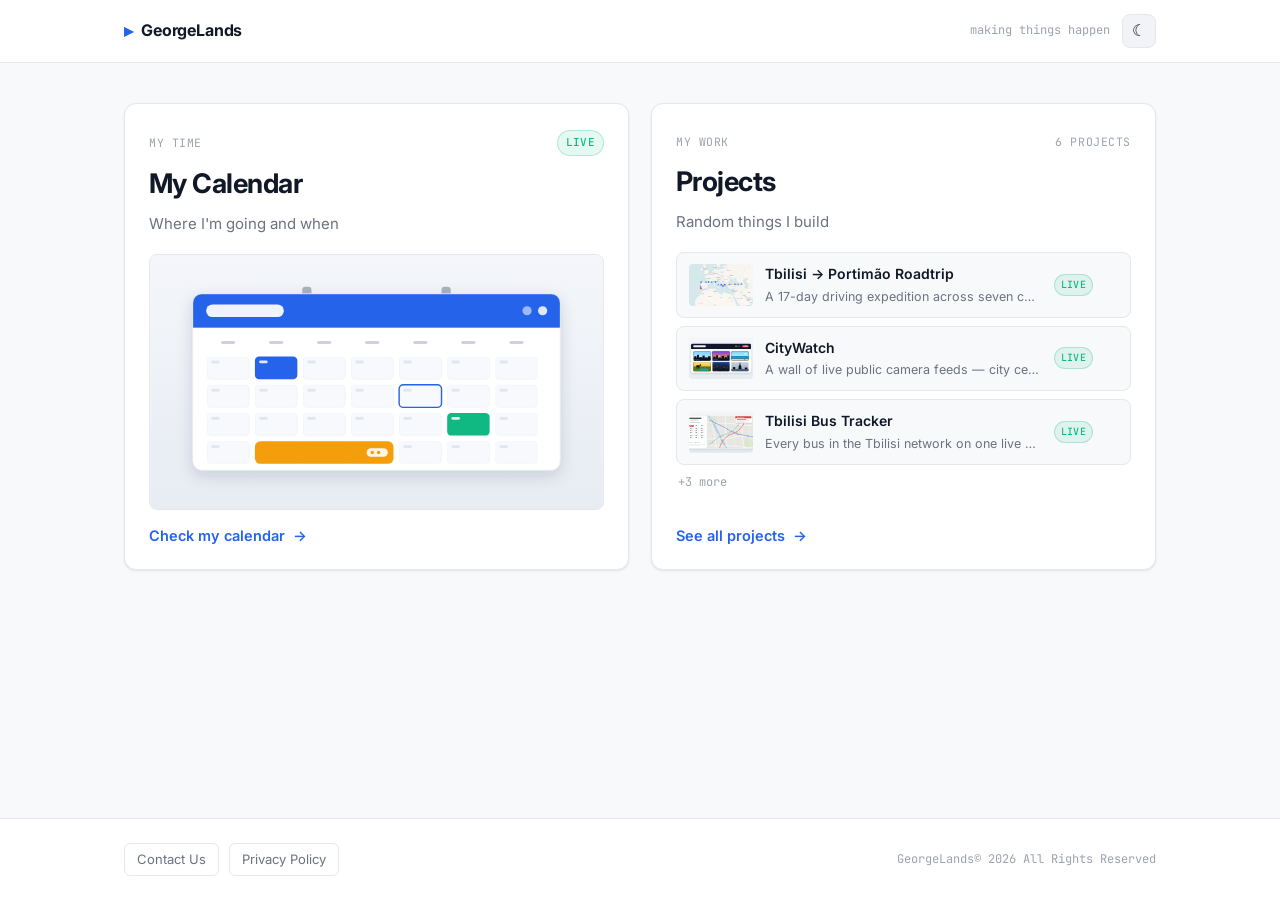
<file: site/index.html>
<!DOCTYPE html>
<html lang="en">
<head>
<meta charset="UTF-8" />
<meta name="viewport" content="width=device-width, initial-scale=1.0" />
<title>George — my calendar &amp; my projects</title>

<!-- Social link previews -->
<meta property="og:type" content="website" />
<meta property="og:title" content="George — my calendar &amp; my projects" />
<meta property="og:description" content="My calendar and my projects" />

<!-- Inline SVG favicon: the ▸ mark in the accent blue (no extra asset) -->
<link rel="icon" href="data:image/svg+xml,%3Csvg xmlns='http://www.w3.org/2000/svg' viewBox='0 0 100 100'%3E%3Ctext y='.9em' font-size='86' fill='%232563eb'%3E%E2%96%B8%3C/text%3E%3C/svg%3E" />

<link rel="preconnect" href="https://fonts.googleapis.com">
<link rel="preconnect" href="https://fonts.gstatic.com" crossorigin>
<link href="https://fonts.googleapis.com/css2?family=Inter:wght@400;500;600;700&family=JetBrains+Mono:wght@400;500&display=swap" rel="stylesheet">
<link rel="stylesheet" href="styles.css" />

<!-- Installable-app metadata. The manifest is what Chrome reads to offer
     "Install app", and what Bubblewrap reads to generate the Android wrapper. -->
<link rel="manifest" href="/manifest.webmanifest" />
<meta name="theme-color" content="#2563eb" />

<!-- Apply the saved theme before first paint to avoid a flash (light is the default) -->
<script>(function(){try{if(localStorage.getItem("theme")==="dark")document.documentElement.setAttribute("data-theme","dark");}catch(e){}})();</script>
</head>
<body>

<nav class="navbar">
  <div class="nav-inner">
    <a href="/" class="logo">
      <span class="logo-mark">▸</span>
      <span class="logo-text">GeorgeLands</span>
    </a>
    <div class="nav-right">
      <div class="nav-meta">making things happen</div>
      <button class="nav-btn theme-toggle" id="theme-toggle" type="button" title="Switch to dark mode" aria-label="Switch to dark mode">☾</button>
    </div>
  </div>
</nav>


<!-- The page's heading. The design has no visible title — the two panels carry
     it — but the document still needs an h1 for heading navigation. -->
<h1 class="visually-hidden">George — my calendar and my projects</h1>

<!-- The two doors. Copy here is the pre-JS fallback; landing.js re-syncs it to
     the registry in projects.js and fills in the host-derived calendar link. -->
<main class="split">

  <a class="split-side" id="side-calendar" aria-label="Open My Calendar">
    <div class="side-top">
      <span class="side-kicker">my time</span>
      <span class="badge badge-live" id="calendar-status">live</span>
    </div>
    <h2 class="side-title" id="calendar-title">My Calendar</h2>
    <p class="side-blurb" id="calendar-blurb">Where I'm going and when</p>
    <div class="side-preview">
      <img class="side-shot" id="calendar-shot" src="assets/availability.svg" alt="" loading="lazy" onerror="this.remove()">
    </div>
    <span class="side-cta">Check my calendar <span class="side-arrow" aria-hidden="true">→</span></span>
  </a>

  <!-- Not a link itself: each preview row below is its own link straight to the
       project, so a visitor can open one without the /projects.html detour. The
       CTA at the bottom is the link to the full grid. -->
  <section class="split-side split-side-plain" aria-labelledby="projects-heading">
    <div class="side-top">
      <span class="side-kicker">my work</span>
      <span class="side-count" id="project-count"></span>
    </div>
    <h2 class="side-title" id="projects-heading">Projects</h2>
    <p class="side-blurb">Random things I build</p>
    <div class="side-preview">
      <ul class="side-list" id="project-list"><!-- rows injected by landing.js --></ul>
    </div>
    <a class="side-cta" href="/projects.html">See all projects <span class="side-arrow" aria-hidden="true">→</span></a>
  </section>

</main>

<footer class="site-footer">
  <div class="footer-inner">
    <nav class="footer-links">
      <a href="/contact.html" class="footer-link">Contact Us</a>
      <a href="/privacy.html" class="footer-link">Privacy Policy</a>
    </nav>
    <span class="footer-meta">GeorgeLands&copy; 2026 All Rights Reserved</span>
  </div>
</footer>

<script src="projects.js"></script>
<script src="landing.js"></script>
<script src="theme.js"></script>
<script src="pwa.js"></script>
</body>
</html>
</file>
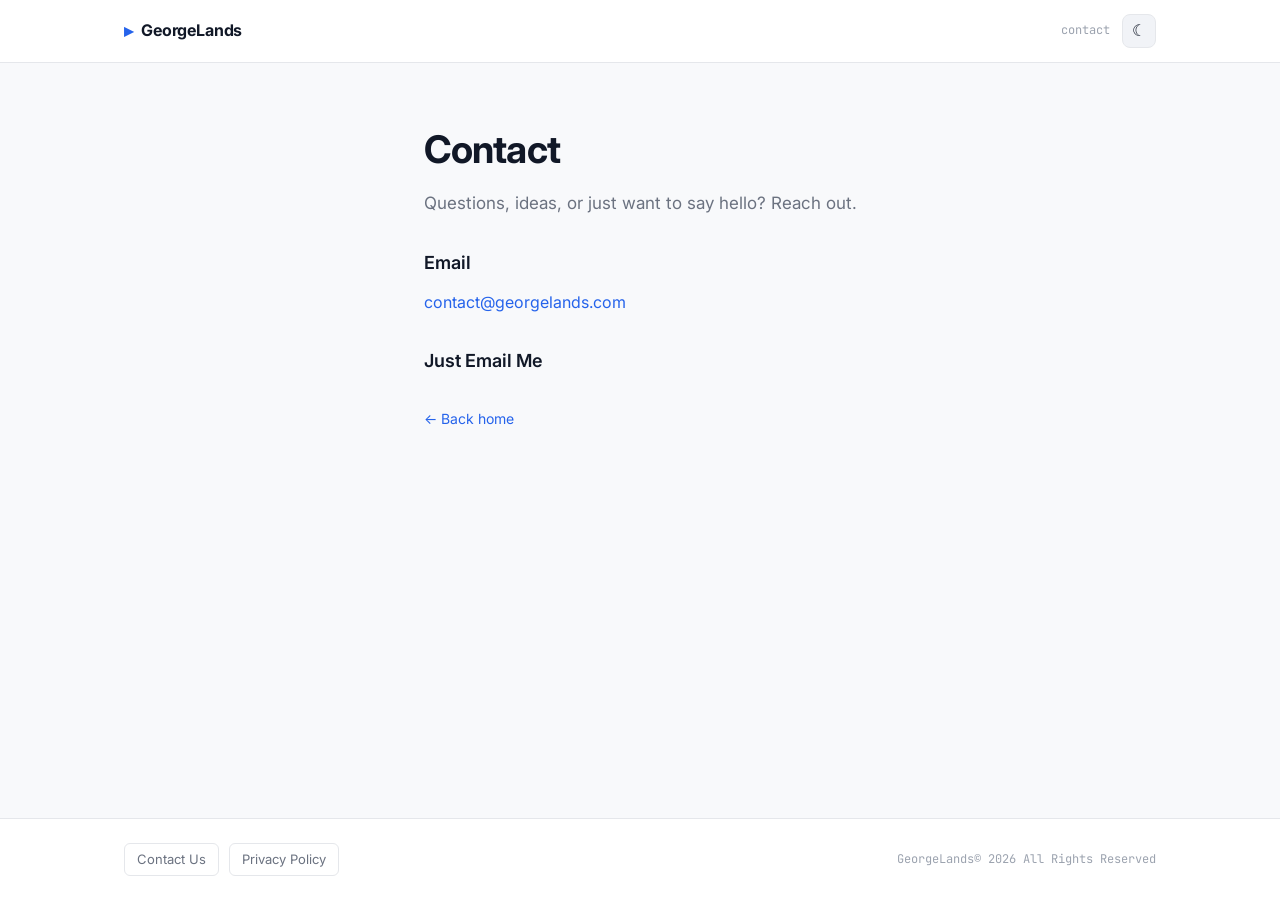
<file: site/contact.html>
<!DOCTYPE html>
<html lang="en">
<head>
<meta charset="UTF-8" />
<meta name="viewport" content="width=device-width, initial-scale=1.0" />
<title>Contact · GeorgeLands</title>
<meta name="description" content="Get in touch with GeorgeLands." />
<link rel="icon" href="data:image/svg+xml,%3Csvg xmlns='http://www.w3.org/2000/svg' viewBox='0 0 100 100'%3E%3Ctext y='.9em' font-size='86' fill='%232563eb'%3E%E2%96%B8%3C/text%3E%3C/svg%3E" />
<link rel="preconnect" href="https://fonts.googleapis.com">
<link rel="preconnect" href="https://fonts.gstatic.com" crossorigin>
<link href="https://fonts.googleapis.com/css2?family=Inter:wght@400;500;600;700&family=JetBrains+Mono:wght@400;500&display=swap" rel="stylesheet">
<link rel="stylesheet" href="styles.css" />

<!-- Installable-app metadata. The manifest is what Chrome reads to offer
     "Install app", and what Bubblewrap reads to generate the Android wrapper. -->
<link rel="manifest" href="/manifest.webmanifest" />
<meta name="theme-color" content="#2563eb" />

<!-- Apply the saved theme before first paint to avoid a flash (light is the default) -->
<script>(function(){try{if(localStorage.getItem("theme")==="dark")document.documentElement.setAttribute("data-theme","dark");}catch(e){}})();</script>
</head>
<body>

<nav class="navbar">
  <div class="nav-inner">
    <a href="/" class="logo">
      <span class="logo-mark">▸</span>
      <span class="logo-text">GeorgeLands</span>
    </a>
    <div class="nav-right">
      <div class="nav-meta">Contact</div>
      <button class="nav-btn theme-toggle" id="theme-toggle" type="button" title="Switch to dark mode" aria-label="Switch to dark mode">☾</button>
    </div>
  </div>
</nav>

<main class="page">
  <h1>Contact</h1>
  <p class="lead">Questions, ideas, or just want to say hello? Reach out.</p>

  <h2>Email</h2>
  <p><a href="mailto:contact@georgelands.com">contact@georgelands.com</a></p>

  <h2>Just Email Me</h2>
  <!-- <p><a href="https://github.com/gKhazaradze" target="_blank" rel="noopener">github.com/gKhazaradze</a></p> -->

  <p class="muted" style="margin-top:32px"><a href="/">← Back home</a></p>
</main>

<footer class="site-footer">
  <div class="footer-inner">
    <nav class="footer-links">
      <a href="/contact.html" class="footer-link">Contact Us</a>
      <a href="/privacy.html" class="footer-link">Privacy Policy</a>
    </nav>
    <span class="footer-meta">GeorgeLands&copy; 2026 All Rights Reserved</span>
  </div>
</footer>

<script src="theme.js"></script>
<script src="pwa.js"></script>
</body>
</html>
</file>
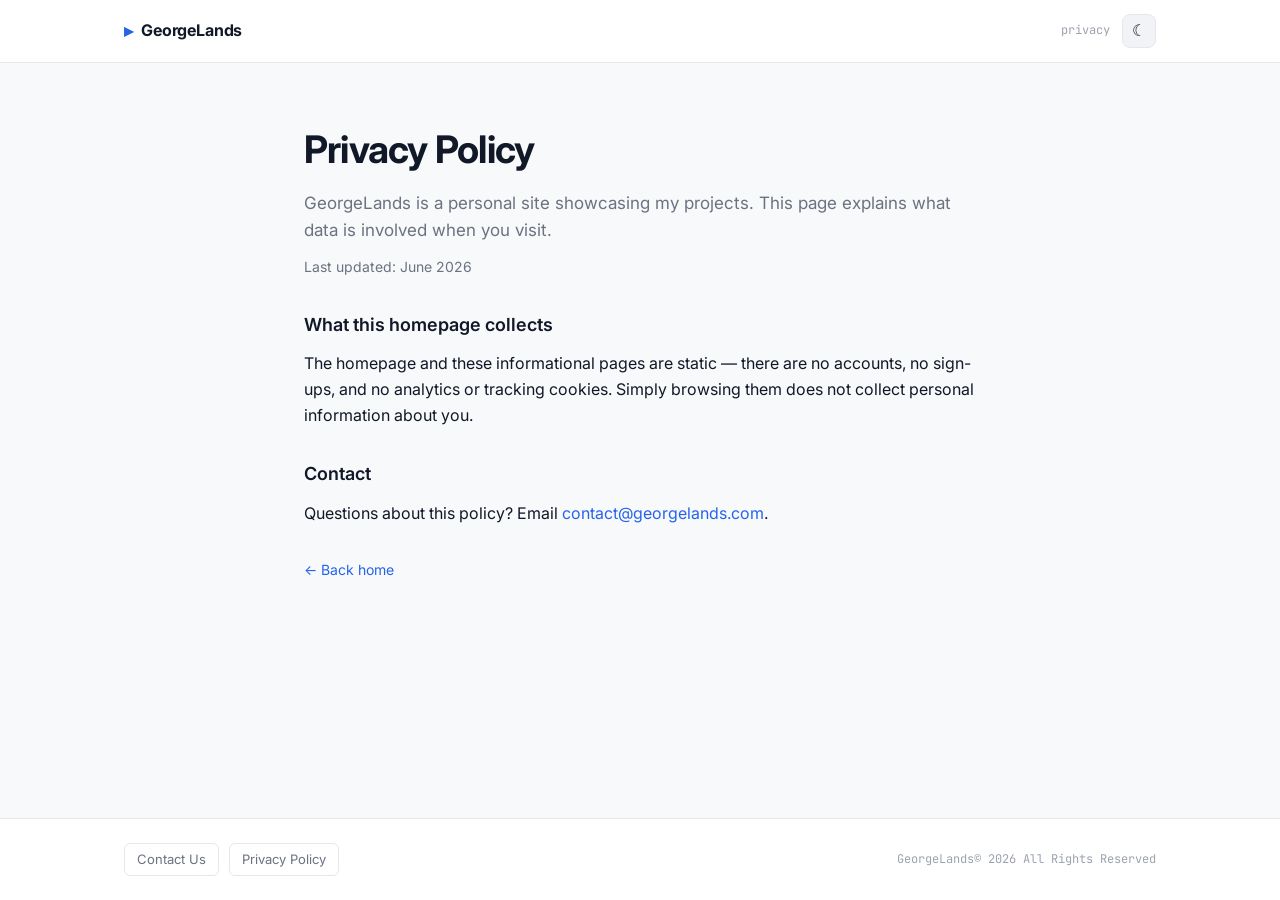
<file: site/privacy.html>
<!DOCTYPE html>
<html lang="en">
<head>
<meta charset="UTF-8" />
<meta name="viewport" content="width=device-width, initial-scale=1.0" />
<title>Privacy Policy · GeorgeLands</title>
<meta name="description" content="How GeorgeLands handles your data." />
<link rel="icon" href="data:image/svg+xml,%3Csvg xmlns='http://www.w3.org/2000/svg' viewBox='0 0 100 100'%3E%3Ctext y='.9em' font-size='86' fill='%232563eb'%3E%E2%96%B8%3C/text%3E%3C/svg%3E" />
<link rel="preconnect" href="https://fonts.googleapis.com">
<link rel="preconnect" href="https://fonts.gstatic.com" crossorigin>
<link href="https://fonts.googleapis.com/css2?family=Inter:wght@400;500;600;700&family=JetBrains+Mono:wght@400;500&display=swap" rel="stylesheet">
<link rel="stylesheet" href="styles.css" />

<!-- Installable-app metadata. The manifest is what Chrome reads to offer
     "Install app", and what Bubblewrap reads to generate the Android wrapper. -->
<link rel="manifest" href="/manifest.webmanifest" />
<meta name="theme-color" content="#2563eb" />

<!-- Apply the saved theme before first paint to avoid a flash (light is the default) -->
<script>(function(){try{if(localStorage.getItem("theme")==="dark")document.documentElement.setAttribute("data-theme","dark");}catch(e){}})();</script>
</head>
<body>

<nav class="navbar">
  <div class="nav-inner">
    <a href="/" class="logo">
      <span class="logo-mark">▸</span>
      <span class="logo-text">GeorgeLands</span>
    </a>
    <div class="nav-right">
      <div class="nav-meta">Privacy</div>
      <button class="nav-btn theme-toggle" id="theme-toggle" type="button" title="Switch to dark mode" aria-label="Switch to dark mode">☾</button>
    </div>
  </div>
</nav>

<main class="page">
  <h1>Privacy Policy</h1>
  <p class="lead">GeorgeLands is a personal site showcasing my projects. This page explains what data is involved when you visit.</p>
  <p class="muted">Last updated: June 2026</p>

  <h2>What this homepage collects</h2>
  <p>The homepage and these informational pages are static — there are no accounts,
     no sign-ups, and no analytics or tracking cookies. Simply browsing them does
     not collect personal information about you.</p>

  <h2>Contact</h2>
  <p>Questions about this policy? Email <a href="mailto:contact@georgelands.com">contact@georgelands.com</a>.</p>

  <p class="muted" style="margin-top:32px"><a href="/">← Back home</a></p>
</main>

<footer class="site-footer">
  <div class="footer-inner">
    <nav class="footer-links">
      <a href="/contact.html" class="footer-link">Contact Us</a>
      <a href="/privacy.html" class="footer-link">Privacy Policy</a>
    </nav>
    <span class="footer-meta">GeorgeLands&copy; 2026 All Rights Reserved</span>
  </div>
</footer>

<script src="theme.js"></script>
<script src="pwa.js"></script>
</body>
</html>
</file>
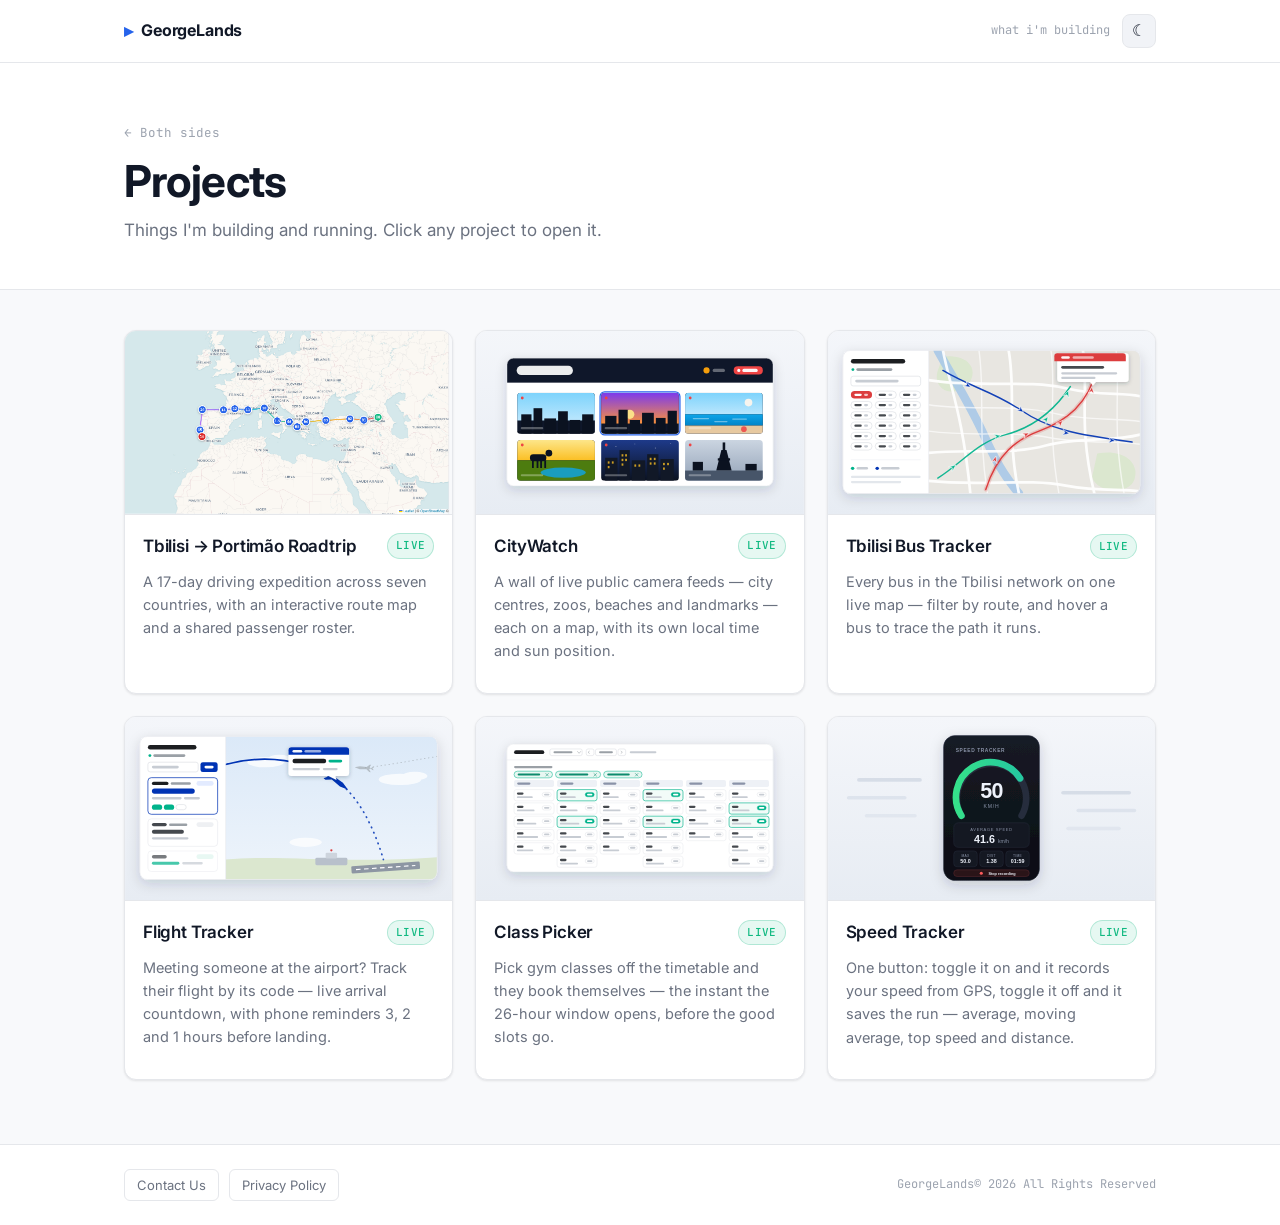
<file: site/projects.html>
<!DOCTYPE html>
<html lang="en">
<head>
<meta charset="UTF-8" />
<meta name="viewport" content="width=device-width, initial-scale=1.0" />
<title>Projects · GeorgeLands</title>
<meta name="description" content="Projects I'm building and running — click any one to open it." />

<!-- Social link previews -->
<meta property="og:type" content="website" />
<meta property="og:title" content="Projects · GeorgeLands" />
<meta property="og:description" content="Projects I'm building and running." />

<!-- Inline SVG favicon: the ▸ mark in the accent blue (no extra asset) -->
<link rel="icon" href="data:image/svg+xml,%3Csvg xmlns='http://www.w3.org/2000/svg' viewBox='0 0 100 100'%3E%3Ctext y='.9em' font-size='86' fill='%232563eb'%3E%E2%96%B8%3C/text%3E%3C/svg%3E" />

<link rel="preconnect" href="https://fonts.googleapis.com">
<link rel="preconnect" href="https://fonts.gstatic.com" crossorigin>
<link href="https://fonts.googleapis.com/css2?family=Inter:wght@400;500;600;700&family=JetBrains+Mono:wght@400;500&display=swap" rel="stylesheet">
<link rel="stylesheet" href="styles.css" />

<!-- Installable-app metadata. The manifest is what Chrome reads to offer
     "Install app", and what Bubblewrap reads to generate the Android wrapper. -->
<link rel="manifest" href="/manifest.webmanifest" />
<meta name="theme-color" content="#2563eb" />

<!-- Apply the saved theme before first paint to avoid a flash (light is the default) -->
<script>(function(){try{if(localStorage.getItem("theme")==="dark")document.documentElement.setAttribute("data-theme","dark");}catch(e){}})();</script>
</head>
<body>

<nav class="navbar">
  <div class="nav-inner">
    <a href="/" class="logo">
      <span class="logo-mark">▸</span>
      <span class="logo-text">GeorgeLands</span>
    </a>
    <div class="nav-right">
      <div class="nav-meta">what I'm building</div>
      <button class="nav-btn theme-toggle" id="theme-toggle" type="button" title="Switch to dark mode" aria-label="Switch to dark mode">☾</button>
    </div>
  </div>
</nav>

<header class="hero">
  <div class="hero-inner">
    <a href="/" class="back-link">← Both sides</a>
    <h1>Projects</h1>
    <p class="hero-sub">Things I'm building and running. Click any project to open it.</p>
  </div>
</header>

<main class="container">
  <section id="projects" class="project-grid">
    <!-- cards injected by render.js from projects.js -->
  </section>
  <p id="empty" class="empty" hidden>Nothing here yet — check back soon.</p>
</main>

<footer class="site-footer">
  <div class="footer-inner">
    <nav class="footer-links">
      <a href="/contact.html" class="footer-link">Contact Us</a>
      <a href="/privacy.html" class="footer-link">Privacy Policy</a>
    </nav>
    <span class="footer-meta">GeorgeLands&copy; 2026 All Rights Reserved</span>
  </div>
</footer>

<script src="projects.js"></script>
<script src="render.js"></script>
<script src="theme.js"></script>
<script src="pwa.js"></script>
</body>
</html>
</file>
<file: site/styles.css>
/* ─────────────────────────────────────────────────────────────────────────
   Homepage hub — visual sibling of the roadtrip site. The :root tokens below
   are copied from roadtrip's frontend/styles.css so the hub and the projects
   share one design language. Light is the default; dark mode is opt-in via the
   navbar ☾/☀ toggle and overrides only the color tokens under
   [data-theme="dark"] (see theme.js). Every rule reads var()s, so nothing else
   needs to know which theme is active.
   ───────────────────────────────────────────────────────────────────────── */

:root {
  --bg: #ffffff;
  --bg-soft: #f8f9fb;
  --bg-card: #ffffff;
  --bg-hover: #f1f3f7;
  --nav-bg: rgba(255,255,255,0.95);
  --border: #e5e7eb;
  --border-strong: #d1d5db;
  --text: #111827;
  --text-muted: #6b7280;
  --text-subtle: #9ca3af;
  --accent: #2563eb;
  --accent-hover: #1d4ed8;
  --accent-soft: #eff6ff;
  --danger: #dc2626;
  --success: #10b981;
  --warning: #f59e0b;
  --shadow-sm: 0 1px 2px rgba(0,0,0,0.04);
  --shadow: 0 1px 3px rgba(0,0,0,0.06), 0 1px 2px rgba(0,0,0,0.04);
  --shadow-md: 0 4px 6px rgba(0,0,0,0.05), 0 2px 4px rgba(0,0,0,0.04);
  --shadow-lg: 0 10px 15px rgba(0,0,0,0.07), 0 4px 6px rgba(0,0,0,0.05);
  --radius-sm: 4px;
  --radius: 6px;
  --radius-md: 8px;
  --radius-lg: 12px;
  --font-sans: 'Inter', -apple-system, BlinkMacSystemFont, 'Segoe UI', sans-serif;
  --font-mono: 'JetBrains Mono', ui-monospace, monospace;
  color-scheme: light;
}

/* Dark mode — opt-in, toggled by the navbar button and persisted in localStorage
   (see theme.js). Overrides only the color tokens; the palette is shared with
   availability_calendar's dark theme so the platform reads as one product. */
:root[data-theme="dark"] {
  --bg: #171a21;
  --bg-soft: #0f1115;
  --bg-card: #171a21;
  --bg-hover: #1f242e;
  --nav-bg: rgba(15,17,21,0.9);
  --border: #2a313d;
  --border-strong: #3d4652;
  --text: #e7ebf2;
  --text-muted: #93a0b4;
  --text-subtle: #6b7686;
  --accent: #4f8cff;
  --accent-hover: #6ba0ff;
  --accent-soft: rgba(79,140,255,0.15);
  --danger: #ef4f5b;
  --success: #2fbf71;
  --warning: #f5a623;
  --shadow-sm: 0 1px 2px rgba(0,0,0,0.3);
  --shadow: 0 1px 3px rgba(0,0,0,0.4), 0 1px 2px rgba(0,0,0,0.3);
  --shadow-md: 0 4px 6px rgba(0,0,0,0.4), 0 2px 4px rgba(0,0,0,0.3);
  --shadow-lg: 0 10px 20px rgba(0,0,0,0.5), 0 4px 6px rgba(0,0,0,0.4);
  color-scheme: dark;
}

* { box-sizing: border-box; margin: 0; padding: 0; }

body {
  font-family: var(--font-sans);
  color: var(--text);
  background: var(--bg-soft);
  line-height: 1.6;
  -webkit-font-smoothing: antialiased;
  /* Column flex + `margin-top:auto` on the footer keeps the footer at the
     bottom of a short page (the landing page is only two panels tall) without
     stretching the content above it. */
  min-height: 100vh;
  display: flex; flex-direction: column;
}

a { color: inherit; text-decoration: none; }

/* Reachable by screen readers and heading navigation, invisible on screen —
   for the landing page's <h1>, which the design carries in the panels. */
.visually-hidden {
  position: absolute; width: 1px; height: 1px;
  margin: -1px; padding: 0; overflow: hidden;
  clip-path: inset(50%); white-space: nowrap; border: 0;
}

/* ── Navbar (sticky, translucent — mirrors roadtrip) ── */
.navbar {
  position: sticky; top: 0; z-index: 1000;
  background: var(--nav-bg);
  backdrop-filter: blur(8px);
  border-bottom: 1px solid var(--border);
}
.nav-inner {
  max-width: 1080px; margin: 0 auto;
  padding: 14px 24px;
  display: flex; align-items: center; justify-content: space-between;
}
.logo { display: inline-flex; align-items: center; gap: 8px; font-weight: 700; }
.logo-mark { color: var(--accent); font-size: 18px; }
.logo-text { font-size: 16px; letter-spacing: -0.01em; }
.nav-meta {
  font-family: var(--font-mono); font-size: 12px;
  color: var(--text-subtle); text-transform: lowercase;
}
.nav-right { display: flex; align-items: center; gap: 12px; }
.nav-btn {
  display: inline-flex; align-items: center; justify-content: center;
  width: 34px; height: 34px; flex: 0 0 auto;
  background: var(--bg-hover); color: var(--text);
  border: 1px solid var(--border); border-radius: var(--radius-md);
  font-size: 16px; line-height: 1; cursor: pointer;
  transition: border-color .15s ease, background .15s ease;
}
.nav-btn:hover { border-color: var(--border-strong); background: var(--bg-soft); }

/* ── Hero ── */
.hero { border-bottom: 1px solid var(--border); background: var(--bg); }
.hero-inner { max-width: 1080px; margin: 0 auto; padding: 56px 24px 44px; }
.hero h1 {
  font-size: clamp(28px, 5vw, 44px); font-weight: 700;
  letter-spacing: -0.02em; line-height: 1.1;
}
.hero-sub { margin-top: 12px; color: var(--text-muted); font-size: 17px; max-width: 60ch; }
.back-link {
  display: inline-block; margin-bottom: 14px;
  font-family: var(--font-mono); font-size: 12.5px; color: var(--text-subtle);
  transition: color .15s ease;
}
.back-link:hover { color: var(--accent); }

/* ── Layout ── */
.container { max-width: 1080px; margin: 0 auto; padding: 40px 24px 64px; }

/* ── The two doors (index.html) ──
   Left = the calendar, right = everything else. They stack below 760px, with
   the calendar first — which is why no copy on the page says "left"/"right". */
.split {
  max-width: 1080px; margin: 0 auto; padding: 40px 24px 64px;
  display: grid; gap: 22px;
  /* minmax(0,…), not a bare 1fr: the preview rows hold long single-line text,
     whose min-content width would otherwise blow one column out and starve the
     other. The 0 minimum lets both halves stay honestly equal. */
  grid-template-columns: minmax(0, 1fr) minmax(0, 1fr);
}
.split-side {
  display: flex; flex-direction: column; gap: 12px;
  min-height: 380px; padding: 26px 24px 22px;
  background: var(--bg-card);
  border: 1px solid var(--border);
  border-radius: var(--radius-lg);
  box-shadow: var(--shadow);
  transition: transform .15s ease, box-shadow .15s ease, border-color .15s ease;
}
/* Only the panel that *is* a link lifts and takes the pointer. The projects
   panel (.split-side-plain) is a container whose rows link individually, so it
   stays put — a card that rises but doesn't go anywhere reads as broken. */
a.split-side { cursor: pointer; }
a.split-side:hover {
  transform: translateY(-3px);
  box-shadow: var(--shadow-lg);
  border-color: var(--accent);
}
.split-side:focus-visible { outline: 2px solid var(--accent); outline-offset: 3px; }
/* Hovering anywhere in the projects panel still warms its border, so the two
   sides feel equally alive. */
.split-side-plain:hover { border-color: var(--border-strong); }

/* min-height keeps the two kickers on the same line — only one side has a badge */
.side-top { display: flex; align-items: center; justify-content: space-between; gap: 12px; min-height: 24px; }
.side-kicker, .side-count {
  font-family: var(--font-mono); font-size: 11.5px; letter-spacing: 0.05em;
  text-transform: uppercase; color: var(--text-subtle);
}
.side-title { font-size: clamp(21px, 2.6vw, 27px); font-weight: 700; letter-spacing: -0.02em; line-height: 1.2; }
.side-blurb { color: var(--text-muted); font-size: 15px; }

/* The preview soaks up the leftover height so both CTAs sit on the same line. */
.side-preview { flex: 1; display: flex; align-items: center; margin: 6px 0 2px; }
.side-shot {
  width: 100%; aspect-ratio: 16 / 9; object-fit: cover; object-position: top;
  background: var(--bg-soft);
  border: 1px solid var(--border); border-radius: var(--radius-md);
}

/* Right side: a peek at the registry — the full cards live on /projects.html.
   Top-aligned, so the list grows downward as projects are added instead of
   drifting around the middle while there are only one or two. */
.side-list {
  list-style: none; width: 100%; align-self: flex-start;
  display: flex; flex-direction: column; gap: 8px;
}
/* Each row is a link to its project. */
.side-item {
  display: flex; align-items: center; gap: 12px;
  padding: 10px 12px;
  background: var(--bg-soft);
  border: 1px solid var(--border); border-radius: var(--radius-md);
  cursor: pointer;
  transition: background .15s ease, border-color .15s ease, box-shadow .15s ease;
}
.side-item:hover {
  background: var(--bg-hover);
  border-color: var(--accent);
  box-shadow: var(--shadow-sm);
}
.side-item:focus-visible { outline: 2px solid var(--accent); outline-offset: 2px; }
/* Reveals on hover/focus — the row is quiet at rest, but says where it goes the
   moment you reach for it. */
.side-item-arrow {
  flex: 0 0 auto; color: var(--accent); font-size: 14px;
  opacity: 0; transform: translateX(-4px);
  transition: opacity .15s ease, transform .15s ease;
}
.side-item:hover .side-item-arrow,
.side-item:focus-visible .side-item-arrow { opacity: 1; transform: translateX(0); }
.side-item-thumb {
  width: 64px; height: 42px; flex: 0 0 auto; object-fit: cover;
  background: var(--bg-hover); border-radius: var(--radius-sm);
}
/* Stand-in tile for a project with no thumbnail (or a broken one), so the
   names in the list stay on one vertical line. */
.side-item-thumb-empty {
  display: flex; align-items: center; justify-content: center;
  border: 1px solid var(--border);
  color: var(--accent); opacity: 0.5; font-size: 15px;
}
.side-item-body { flex: 1; min-width: 0; display: flex; flex-direction: column; gap: 1px; }
.side-item-name, .side-item-blurb {
  overflow: hidden; text-overflow: ellipsis; white-space: nowrap;
}
.side-item-name { font-size: 14px; font-weight: 600; }
.side-item-blurb { font-size: 12.5px; color: var(--text-muted); }
/* No hover on a touch screen — keep the arrows visible there instead. */
@media (hover: none) {
  .side-item-arrow { opacity: 0.55; transform: none; }
}

.side-note {
  font-family: var(--font-mono); font-size: 12px;
  color: var(--text-subtle); padding-left: 2px;
}
.side-note-link { transition: color .15s ease; }
.side-note-link:hover { color: var(--accent); }

.side-cta {
  margin-top: auto; display: inline-flex; align-items: center; gap: 8px;
  color: var(--accent); font-weight: 600; font-size: 14.5px;
  align-self: flex-start; /* the CTA link is only as wide as its own text */
}
.side-arrow { transition: transform .15s ease; }
a.split-side:hover .side-arrow,
.side-cta:hover .side-arrow { transform: translateX(4px); }
.side-cta:hover { color: var(--accent-hover); }
.side-cta:focus-visible { outline: 2px solid var(--accent); outline-offset: 3px; border-radius: var(--radius-sm); }

@media (max-width: 760px) {
  /* Still minmax(0,…) — a bare 1fr here lets the preview rows push the page
     wider than the viewport (see the note above). */
  .split { grid-template-columns: minmax(0, 1fr); padding-top: 28px; }
  .split-side { min-height: 0; }
}

.project-grid {
  display: grid;
  /* min(300px, 100%) so the track can shrink below 300px on a 320px-wide phone
     instead of pushing the page into a horizontal scroll. */
  grid-template-columns: repeat(auto-fill, minmax(min(300px, 100%), 1fr));
  gap: 22px;
}

/* ── Project card ── */
.card {
  display: flex; flex-direction: column;
  background: var(--bg-card);
  border: 1px solid var(--border);
  border-radius: var(--radius-lg);
  overflow: hidden;
  box-shadow: var(--shadow);
  transition: transform .15s ease, box-shadow .15s ease, border-color .15s ease;
}
.card:hover {
  transform: translateY(-3px);
  box-shadow: var(--shadow-lg);
  border-color: var(--border-strong);
}
.card-thumb {
  width: 100%; aspect-ratio: 16 / 9; object-fit: cover;
  background: var(--bg-hover); border-bottom: 1px solid var(--border);
  display: block;
}
.card-body { padding: 18px 18px 20px; display: flex; flex-direction: column; gap: 10px; flex: 1; }
.card-head { display: flex; align-items: center; justify-content: space-between; gap: 12px; }
.card-head h3 { font-size: 17px; font-weight: 600; letter-spacing: -0.01em; }
.card-blurb { color: var(--text-muted); font-size: 14.5px; flex: 1; }

/* ── Status badge ── */
.badge {
  font-family: var(--font-mono); font-size: 11px; font-weight: 500;
  text-transform: uppercase; letter-spacing: 0.03em;
  padding: 3px 8px; border-radius: 999px; white-space: nowrap;
  border: 1px solid transparent;
}
.badge-live     { color: var(--success); background: rgba(16,185,129,0.10); border-color: rgba(16,185,129,0.25); }
.badge-building { color: var(--accent);  background: var(--accent-soft);    border-color: rgba(37,99,235,0.25); }
.badge-paused   { color: var(--warning); background: rgba(245,158,11,0.10); border-color: rgba(245,158,11,0.25); }
.badge-archived { color: var(--text-subtle); background: var(--bg-hover);   border-color: var(--border); }
/* Compact variant for the landing page's preview rows */
.badge-sm { font-size: 10px; padding: 2px 6px; }

/* ── Tags ── */
.card-tags { display: flex; flex-wrap: wrap; gap: 6px; }
.tag {
  font-family: var(--font-mono); font-size: 11.5px;
  color: var(--text-muted); background: var(--bg-soft);
  border: 1px solid var(--border); border-radius: var(--radius-sm);
  padding: 2px 7px;
}

.empty { text-align: center; color: var(--text-subtle); padding: 48px 0; }

/* ── Footer ── */
.site-footer { margin-top: auto; border-top: 1px solid var(--border); background: var(--bg); }
.footer-inner {
  max-width: 1080px; margin: 0 auto; padding: 24px;
  display: flex; align-items: center; justify-content: space-between; gap: 12px;
}
.footer-logo { font-weight: 600; color: var(--text); }
.footer-meta { font-family: var(--font-mono); font-size: 12px; color: var(--text-subtle); }

/* Footer link buttons (left side) */
.footer-links { display: flex; align-items: center; gap: 10px; }
.footer-link {
  font-size: 13px; color: var(--text-muted);
  padding: 5px 12px; border: 1px solid var(--border); border-radius: var(--radius);
  transition: color .15s ease, border-color .15s ease, background .15s ease;
}
.footer-link:hover { color: var(--accent); border-color: var(--accent); background: var(--accent-soft); }

/* ── Content pages (contact, privacy) ── */
.page { max-width: 720px; margin: 0 auto; padding: 56px 24px 72px; }
.page h1 { font-size: clamp(26px, 4vw, 38px); font-weight: 700; letter-spacing: -0.02em; }
.page .lead { margin-top: 10px; color: var(--text-muted); font-size: 17px; }
.page h2 { font-size: 18px; font-weight: 600; margin-top: 32px; }
.page p { margin-top: 12px; }
.page a { color: var(--accent); }
.page a:hover { text-decoration: underline; }
.page .muted { color: var(--text-muted); font-size: 14px; }

@media (max-width: 560px) {
  .footer-inner { flex-direction: column; align-items: flex-start; }
  .nav-meta { display: none; }
}
</file>
